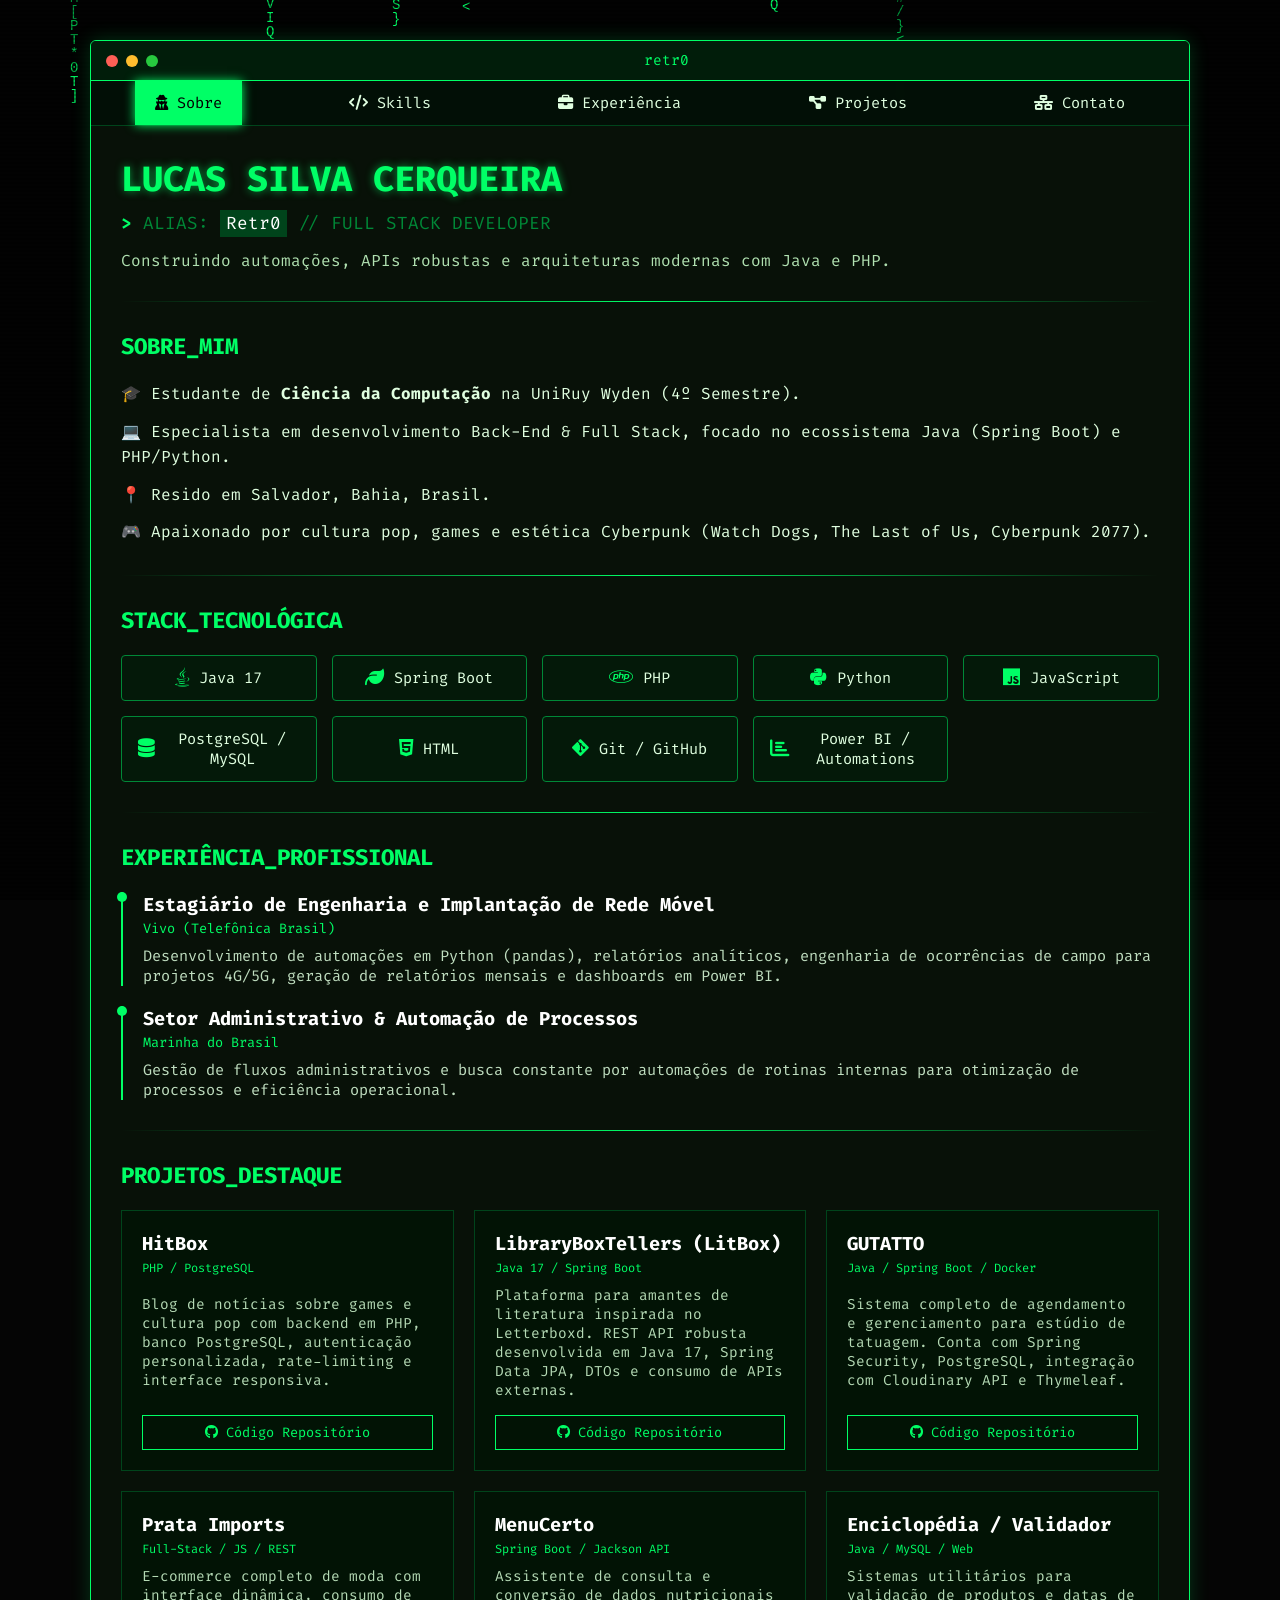
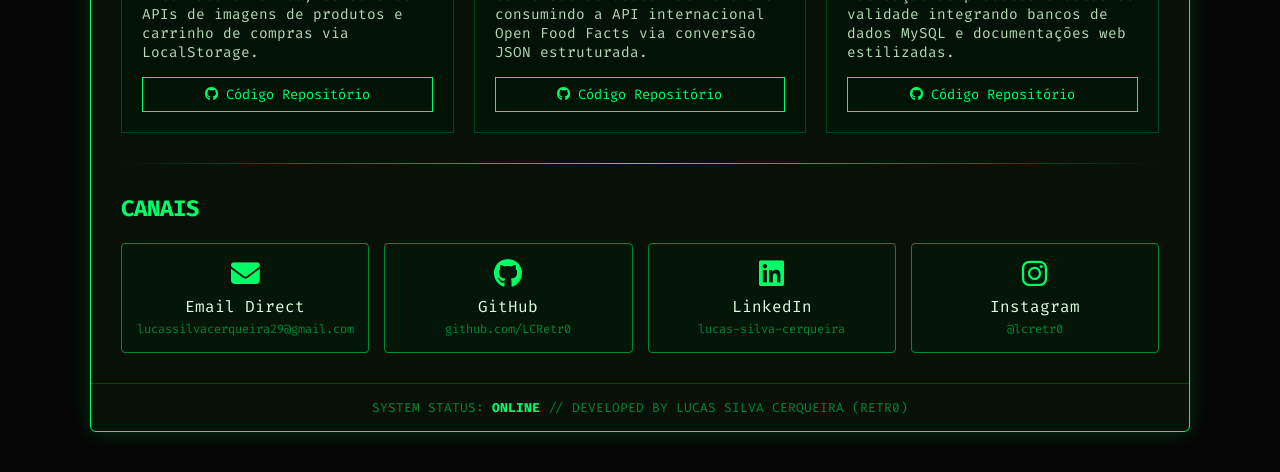
<file: index.html>
<!DOCTYPE html>
<html lang="pt-br">
<head>
    <meta charset="UTF-8">
    <meta name="viewport" content="width=device-width, initial-scale=1.0">
    <title>Lucas Silva Cerqueira // Retr0</title>
    <link rel="stylesheet" href="./Css/index.css">
    <link rel="preconnect" href="https://fonts.googleapis.com">
    <link rel="preconnect" href="https://fonts.gstatic.com" crossorigin>
    <link href="https://fonts.googleapis.com/css2?family=Fira+Code:wght@300;400;500;700&family=Share+Tech+Mono&display=swap" rel="stylesheet">
    <link rel="stylesheet" href="https://cdnjs.cloudflare.com/ajax/libs/font-awesome/6.4.0/css/all.min.css">
</head>
<body>

    <canvas id="matrix"></canvas>

    <div class="crt-overlay"></div>

    <div class="terminal-container">
        
        <header class="terminal-header">
            <div class="window-controls">
                <span class="btn-dot close"></span>
                <span class="btn-dot minimize"></span>
                <span class="btn-dot maximize"></span>
            </div>
            <div class="terminal-title">retr0</div>
        </header>

        <nav class="cyber-nav">
            <a href="#about" class="nav-link active"><i class="fa-solid fa-user-secret"></i> Sobre</a>
            <a href="#skills" class="nav-link"><i class="fa-solid fa-code"></i> Skills</a>
            <a href="#experience" class="nav-link"><i class="fa-solid fa-briefcase"></i> Experiência</a>
            <a href="#projects" class="nav-link"><i class="fa-solid fa-diagram-project"></i> Projetos</a>
            <a href="#contact" class="nav-link"><i class="fa-solid fa-network-wired"></i> Contato</a>
        </nav>

        <main class="terminal-body">
            
            <section class="hero-section">
                <div class="glitch-wrapper">
                    <h1 class="glitch" data-text="LUCAS SILVA CERQUEIRA">LUCAS SILVA CERQUEIRA</h1>
                </div>
                <div class="subtitle">
                    <span class="prompt">&gt;</span> ALIAS: <span class="highlight">Retr0</span> //  FULL STACK DEVELOPER
                </div>
                <p class="tagline">Construindo automações, APIs robustas e arquiteturas modernas com Java e PHP.</p>
            </section>

            <hr class="cyber-divider">

            <section id="about" class="section-block">
                <h2 class="section-title"><span class="prompt"></span> SOBRE_MIM</h2>
                <div class="about-grid">
                    <div class="bio-card">
                        <p>🎓 Estudante de <strong>Ciência da Computação</strong> na UniRuy Wyden (4º Semestre).</p>
                        <p>💻 Especialista em desenvolvimento Back-End & Full Stack, focado no ecossistema Java (Spring Boot) e PHP/Python.</p>
                        <p>📍 Resido em Salvador, Bahia, Brasil.</p>
                        <p>🎮 Apaixonado por cultura pop, games e estética Cyberpunk (Watch Dogs, The Last of Us, Cyberpunk 2077).</p>
                    </div>
                </div>
            </section>

            <hr class="cyber-divider">

   <section id="skills" class="section-block">
    <h2 class="section-title"><span class="prompt"></span> STACK_TECNOLÓGICA</h2>
    <div class="skills-grid">
        <div class="skill-badge"><i class="fa-brands fa-java"></i> Java 17</div>
        <div class="skill-badge"><i class="fa-solid fa-leaf"></i> Spring Boot</div>
        <div class="skill-badge"><i class="fa-brands fa-php"></i> PHP</div>
        <div class="skill-badge"><i class="fa-brands fa-python"></i> Python</div>
        <div class="skill-badge"><i class="fa-brands fa-js"></i> JavaScript</div>
        <div class="skill-badge"><i class="fa-solid fa-database"></i> PostgreSQL / MySQL</div>
        <div class="skill-badge"><i class="fa-brands fa-html5"></i> HTML</div>
        <div class="skill-badge"><i class="fa-brands fa-git-alt"></i> Git / GitHub</div>
        <div class="skill-badge"><i class="fa-solid fa-chart-bar"></i> Power BI / Automations</div>
    </div>
</section>

            <hr class="cyber-divider">

            <section id="experience" class="section-block">
                <h2 class="section-title"><span class="prompt"></span> EXPERIÊNCIA_PROFISSIONAL</h2>
                <div class="timeline">
                    
                    <div class="timeline-item">
                        <div class="timeline-header">
                            <h3>Estagiário de Engenharia e Implantação de Rede Móvel</h3>
                            <span class="company">Vivo (Telefônica Brasil)</span>
                        </div>
                        <p class="timeline-desc">Desenvolvimento de automações em Python (pandas), relatórios analíticos, engenharia de ocorrências de campo para projetos 4G/5G, geração de relatórios mensais e dashboards em Power BI.</p>
                    </div>

                    <div class="timeline-item">
                        <div class="timeline-header">
                            <h3>Setor Administrativo & Automação de Processos</h3>
                            <span class="company">Marinha do Brasil</span>
                        </div>
                        <p class="timeline-desc">Gestão de fluxos administrativos e busca constante por automações de rotinas internas para otimização de processos e eficiência operacional.</p>
                    </div>

                </div>
            </section>

            <hr class="cyber-divider">

            <section id="projects" class="section-block">
                <h2 class="section-title"><span class="prompt"></span> PROJETOS_DESTAQUE</h2>
                <div class="projects-grid">
                    
                    <div class="project-card">
                        <div class="card-header">
                            <h3>HitBox</h3>
                            <span class="tech-tag">PHP / PostgreSQL</span>
                        </div>
                        <p>Blog de notícias sobre games e cultura pop com backend em PHP, banco PostgreSQL, autenticação personalizada, rate-limiting e interface responsiva.</p>
                        <a href="https://github.com/LCRetr0" target="_blank" class="btn-code"><i class="fa-brands fa-github"></i> Código Repositório</a>
                    </div>

                    <div class="project-card">
                        <div class="card-header">
                            <h3>LibraryBoxTellers (LitBox)</h3>
                            <span class="tech-tag">Java 17 / Spring Boot</span>
                        </div>
                        <p>Plataforma para amantes de literatura inspirada no Letterboxd. REST API robusta desenvolvida em Java 17, Spring Data JPA, DTOs e consumo de APIs externas.</p>
                        <a href="https://github.com/LCRetr0/LibraryBoxTellers" target="_blank" class="btn-code"><i class="fa-brands fa-github"></i> Código Repositório</a>
                    </div>

                    <div class="project-card">
                        <div class="card-header">
                            <h3>GUTATTO</h3>
                            <span class="tech-tag">Java / Spring Boot / Docker</span>
                        </div>
                        <p>Sistema completo de agendamento e gerenciamento para estúdio de tatuagem. Conta com Spring Security, PostgreSQL, integração com Cloudinary API e Thymeleaf.</p>
                        <a href="https://github.com/LCRetr0/GustavoTATTOO" target="_blank" class="btn-code"><i class="fa-brands fa-github"></i> Código Repositório</a>
                    </div>

                    <div class="project-card">
                        <div class="card-header">
                            <h3>Prata Imports</h3>
                            <span class="tech-tag">Full-Stack / JS / REST</span>
                        </div>
                        <p>E-commerce completo de moda com interface dinâmica, consumo de APIs de imagens de produtos e carrinho de compras via LocalStorage.</p>
                        <a href="https://github.com/LCRetr0" target="_blank" class="btn-code"><i class="fa-brands fa-github"></i> Código Repositório</a>
                    </div>

                    <div class="project-card">
                        <div class="card-header">
                            <h3>MenuCerto</h3>
                            <span class="tech-tag">Spring Boot / Jackson API</span>
                        </div>
                        <p>Assistente de consulta e conversão de dados nutricionais consumindo a API internacional Open Food Facts via conversão JSON estruturada.</p>
                        <a href="https://github.com/LCRetr0/Menu_Certo" target="_blank" class="btn-code"><i class="fa-brands fa-github"></i> Código Repositório</a>
                    </div>

                    <div class="project-card">
                        <div class="card-header">
                            <h3>Enciclopédia / Validador</h3>
                            <span class="tech-tag">Java / MySQL / Web</span>
                        </div>
                        <p>Sistemas utilitários para validação de produtos e datas de validade integrando bancos de dados MySQL e documentações web estilizadas.</p>
                        <a href="https://github.com/LCRetr0" target="_blank" class="btn-code"><i class="fa-brands fa-github"></i> Código Repositório</a>
                    </div>

                </div>
            </section>

            <hr class="cyber-divider">

            <section id="contact" class="section-block">
                <h2 class="section-title"><span class="prompt"></span>CANAIS</h2>
                <div class="contact-links-grid">
                    <a href="mailto:lucassilvacerqueira29@gmail.com" class="contact-btn">
                        <i class="fa-solid fa-envelope"></i>
                        <span>Email Direct</span>
                        <small>lucassilvacerqueira29@gmail.com</small>
                    </a>
                    <a href="https://github.com/LCRetr0" target="_blank" class="contact-btn">
                        <i class="fa-brands fa-github"></i>
                        <span>GitHub</span>
                        <small>github.com/LCRetr0</small>
                    </a>
                    <a href="https://www.linkedin.com/in/lucas-silva-cerqueira-0b6b55268" target="_blank" class="contact-btn">
                        <i class="fa-brands fa-linkedin"></i>
                        <span>LinkedIn</span>
                        <small>lucas-silva-cerqueira</small>
                    </a>
                    <a href="https://instagram.com/lcretr0" target="_blank" class="contact-btn">
                        <i class="fa-brands fa-instagram"></i>
                        <span>Instagram</span>
                        <small>@lcretr0</small>
                    </a>
                </div>
            </section>

        </main>

        <footer class="terminal-footer">
            <p>SYSTEM STATUS: <span class="status-online">ONLINE</span> // DEVELOPED BY LUCAS SILVA CERQUEIRA (RETR0)</p>
        </footer>
    </div>

    <script src="Js\scriptindex.js"></script>
</body>
</html>
</file>
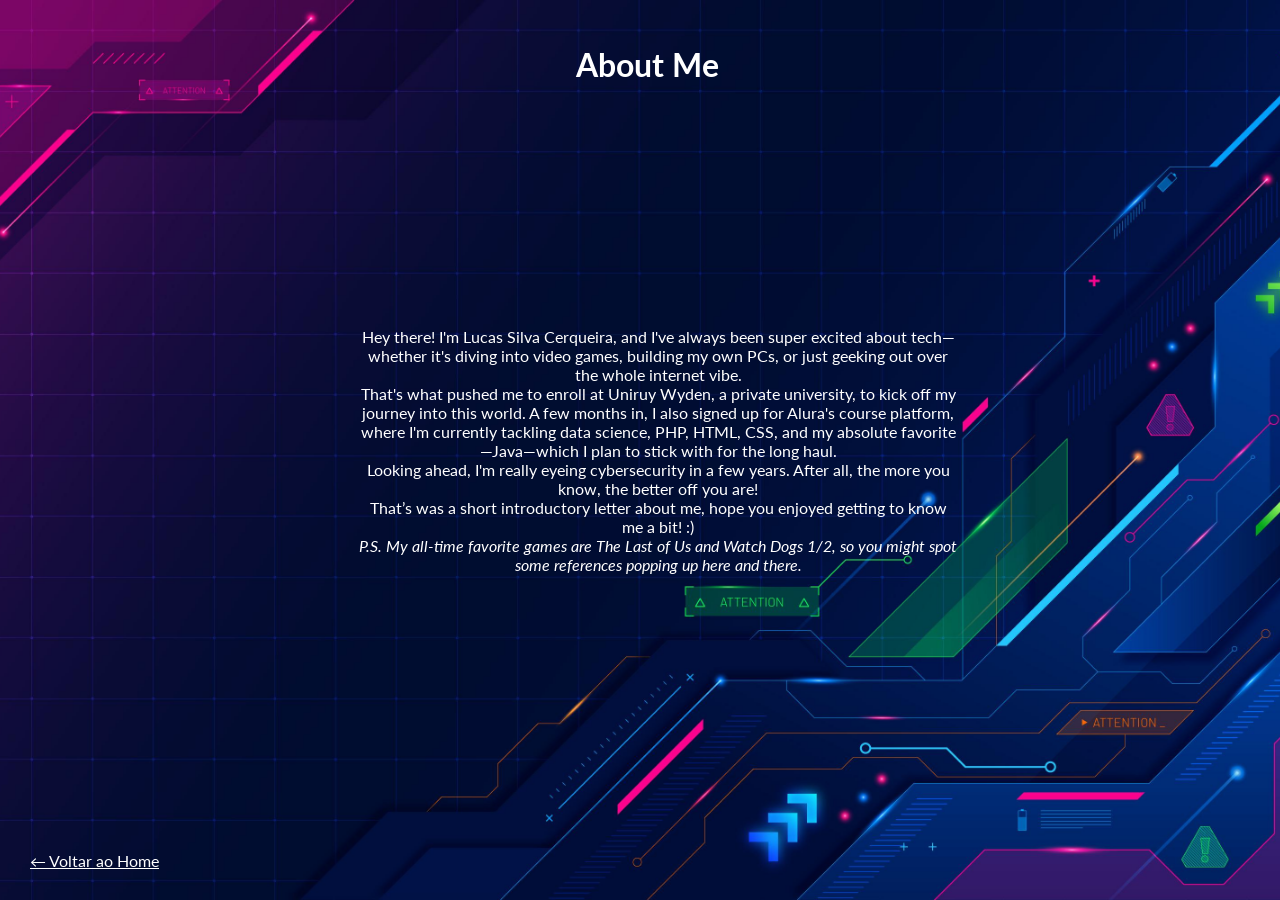
<file: Sobre-mim.html>
<!DOCTYPE html>
<html lang="pt-br">
<head>
    <meta charset="UTF-8">
    <meta name="viewport" content="width=device-width, initial-scale=1.0">
    <title>Retr0</title>
    <link rel="stylesheet" href="./css/Sobre-mim.css">
    <link rel="icon" href="./css/Logo.png">
</head>

<body>
    <div class="Titulo">
    <h1>About Me</h1>
    </div>
    <main>
        <div class = "apresentacao">
           <p>Hey there! I'm Lucas Silva Cerqueira, and I've always been super excited about tech—whether it's diving into video games, building my own PCs, or just geeking out over the whole internet vibe.</p>
    
    <p>That's what pushed me to enroll at Uniruy Wyden, a private university, to kick off my journey into this world. A few months in, I also signed up for Alura's course platform, where I'm currently tackling data science, PHP, HTML, CSS, and my absolute favorite—Java—which I plan to stick with for the long haul.</p>
    
    <p>Looking ahead, I'm really eyeing cybersecurity in a few years. After all, the more you know, the better off you are!</p>
    
    <p>That’s was a short introductory letter about me, hope you enjoyed getting to know me a bit! :)</p>
    
    <p><em>P.S. My all-time favorite games are The Last of Us and Watch Dogs 1/2, so you might spot some references popping up here and there.</em></p>
        </div>
    </main>

    
        <nav class="navegacao">
            <a href="index.html" class="btn-voltar">
                ← Voltar ao Home
            </a>

</body>
</file>
<file: Css/index.css>
:root {
    --bg-color: #050505;
    --card-bg: rgba(10, 20, 10, 0.85);
    --border-color: #00ff66;
    --main-green: #00ff66;
    --dark-green: #00441b;
    --dim-green: #008837;
    --text-color: #e0ffe0;
    --font-mono: 'Fira Code', 'Share Tech Mono', monospace;
}

* {
    box-sizing: border-box;
    margin: 0;
    padding: 0;
}

body {
    background-color: var(--bg-color);
    color: var(--text-color);
    font-family: var(--font-mono);
    overflow-x: hidden;
    min-height: 100vh;
}

/* Background Canvas Matrix */
#matrix {
    position: fixed;
    top: 0;
    left: 0;
    width: 100vw;
    height: 100vh;
    z-index: 1;
}

/* CRT Lines Effect Overlay */
.crt-overlay {
    position: fixed;
    top: 0;
    left: 0;
    width: 100vw;
    height: 100vh;
    background: linear-gradient(
        rgba(18, 16, 16, 0) 50%, 
        rgba(0, 0, 0, 0.25) 50%
    );
    background-size: 100% 4px;
    z-index: 2;
    pointer-events: none;
}

/* Container do Terminal */
.terminal-container {
    position: relative;
    z-index: 3;
    max-width: 1100px;
    margin: 40px auto;
    background: var(--card-bg);
    border: 1px solid var(--main-green);
    box-shadow: 0 0 20px rgba(0, 255, 102, 0.2);
    border-radius: 6px;
    backdrop-filter: blur(4px);
}

.terminal-header {
    background: rgba(0, 30, 10, 0.9);
    padding: 10px 15px;
    border-bottom: 1px solid var(--main-green);
    display: flex;
    align-items: center;
    border-top-left-radius: 5px;
    border-top-right-radius: 5px;
}

.window-controls {
    display: flex;
    gap: 8px;
}

.btn-dot {
    width: 12px;
    height: 12px;
    border-radius: 50%;
    display: inline-block;
}
.btn-dot.close { background: #ff5f56; }
.btn-dot.minimize { background: #ffbd2e; }
.btn-dot.maximize { background: #27c93f; }

.terminal-title {
    margin-left: auto;
    margin-right: auto;
    font-size: 0.9rem;
    color: var(--main-green);
}

/* Navegação */
.cyber-nav {
    display: flex;
    flex-wrap: wrap;
    justify-content: space-around;
    border-bottom: 1px solid var(--dark-green);
    background: rgba(0, 15, 5, 0.8);
}

.nav-link {
    color: var(--text-color);
    text-decoration: none;
    padding: 12px 20px;
    font-size: 0.95rem;
    transition: all 0.3s;
}

.nav-link:hover, .nav-link.active {
    color: #000;
    background: var(--main-green);
    box-shadow: 0 0 10px var(--main-green);
}

.terminal-body {
    padding: 30px;
}

/* Glitch Hero */
.hero-section {
    margin-bottom: 25px;
}

.glitch-wrapper {
    position: relative;
}

.glitch {
    font-size: 2.2rem;
    font-weight: 700;
    color: var(--main-green);
    text-shadow: 0 0 8px rgba(0, 255, 102, 0.6);
}

.subtitle {
    font-size: 1.1rem;
    margin-top: 10px;
    color: var(--dim-green);
}

.highlight {
    color: #fff;
    background: var(--dark-green);
    padding: 2px 6px;
}

.prompt {
    color: var(--main-green);
    font-weight: bold;
}

.tagline {
    margin-top: 15px;
    color: #b0e0b0;
}

.cyber-divider {
    border: 0;
    height: 1px;
    background: linear-gradient(90deg, transparent, var(--main-green), transparent);
    margin: 30px 0;
}

/* Seções */
.section-title {
    color: var(--main-green);
    font-size: 1.4rem;
    margin-bottom: 20px;
}

.about-grid .bio-card p {
    margin-bottom: 12px;
    line-height: 1.6;
}

/* Skills */
/* Grid da Stack Tecnológica */
.skills-grid {
    display: grid;
    grid-template-columns: repeat(auto-fill, minmax(180px, 1fr));
    gap: 15px;
    margin-top: 15px;
}

/* Estilização individual dos Badges */
.skill-badge {
    border: 1px solid var(--dim-green, #008837);
    background: rgba(0, 35, 10, 0.5);
    color: var(--text-color, #e0ffe0);
    padding: 12px 16px;
    text-align: center;
    border-radius: 4px;
    font-size: 0.95rem;
    display: flex;
    align-items: center;
    justify-content: center;
    gap: 10px;
    transition: all 0.3s ease;
}

.skill-badge i {
    font-size: 1.2rem;
    color: var(--main-green, #00ff66);
}

/* Efeito Hover Hacker / Neon */
.skill-badge:hover {
    border-color: var(--main-green, #00ff66);
    background: rgba(0, 50, 15, 0.8);
    box-shadow: 0 0 12px rgba(0, 255, 102, 0.3);
    transform: translateY(-3px);
}

/* Linha do Tempo */
.timeline-item {
    border-left: 2px solid var(--main-green);
    padding-left: 20px;
    margin-bottom: 20px;
    position: relative;
}

.timeline-item::before {
    content: '';
    position: absolute;
    left: -6px;
    top: 0;
    width: 10px;
    height: 10px;
    background: var(--main-green);
    border-radius: 50%;
}

.timeline-header h3 {
    color: #fff;
}

.timeline-header .company {
    color: var(--main-green);
    font-size: 0.85rem;
}

.timeline-desc {
    margin-top: 8px;
    font-size: 0.95rem;
    color: #c0dec0;
}

/* Grid Projetos */
.projects-grid {
    display: grid;
    grid-template-columns: repeat(auto-fill, minmax(300px, 1fr));
    gap: 20px;
}

.project-card {
    border: 1px solid var(--dark-green);
    background: rgba(0, 20, 5, 0.7);
    padding: 20px;
    display: flex;
    flex-direction: column;
    justify-content: space-between;
    transition: 0.3s;
}

.project-card:hover {
    border-color: var(--main-green);
    box-shadow: 0 0 12px rgba(0, 255, 102, 0.2);
}

.card-header h3 {
    color: #fff;
}

.tech-tag {
    display: inline-block;
    font-size: 0.75rem;
    color: var(--main-green);
    margin-bottom: 10px;
}

.project-card p {
    font-size: 0.9rem;
    margin-bottom: 15px;
    color: #b5dab5;
}

.btn-code {
    color: var(--main-green);
    text-decoration: none;
    font-size: 0.85rem;
    border: 1px solid var(--main-green);
    padding: 8px;
    text-align: center;
    transition: 0.3s;
}

.btn-code:hover {
    background: var(--main-green);
    color: #000;
}

/* Botões de Contato */
.contact-links-grid {
    display: grid;
    grid-template-columns: repeat(auto-fill, minmax(220px, 1fr));
    gap: 15px;
}

.contact-btn {
    border: 1px solid var(--dim-green);
    background: rgba(0, 25, 8, 0.6);
    padding: 15px;
    text-decoration: none;
    color: var(--text-color);
    display: flex;
    flex-direction: column;
    align-items: center;
    border-radius: 4px;
    transition: 0.3s;
}

.contact-btn i {
    font-size: 1.8rem;
    color: var(--main-green);
    margin-bottom: 8px;
}

.contact-btn small {
    font-size: 0.75rem;
    color: var(--dim-green);
    margin-top: 4px;
}

.contact-btn:hover {
    border-color: var(--main-green);
    background: rgba(0, 45, 15, 0.8);
    box-shadow: 0 0 10px rgba(0, 255, 102, 0.3);
}

/* Rodapé */
.terminal-footer {
    border-top: 1px solid var(--dark-green);
    padding: 15px;
    text-align: center;
    font-size: 0.8rem;
    color: var(--dim-green);
}

.status-online {
    color: var(--main-green);
    font-weight: bold;
}

@media (max-width: 768px) {
    .terminal-container {
        margin: 10px;
    }
    .glitch {
        font-size: 1.6rem;
    }
    .projects-grid {
        grid-template-columns: 1fr;
    }
}
</file>
<file: css/Sobre-mim.css>
@import url('https://fonts.googleapis.com/css2?family=Lato:ital,wght@0,100;0,300;0,400;0,700;0,900;1,100;1,300;1,400;1,700;1,900&display=swap');


:root{
    --padrao-textual:rgb(255,255,255);
    --padrao-fundo:rgb(0,0,0);
}

* {
    margin: 0;
    padding: 0;
    box-sizing: border-box;
    font-family: "Lato", sans-serif;
    
}
html, body {
    height: 100vh;
    overflow: hidden;
   background-color: var(--padrao-fundo);
    position:relative;
   
}
body{
    background-image: url("S-MFUNDO.jpg");
    background-size: cover;
     background-repeat: no-repeat;
     background-position: center;
     background-attachment: fixed; 
     background-color: var(--padrao-fundo);
     position:relative;
     
 
}
.Titulo{
     height: 100vh;
    position: fixed;
    align-items: center;
    justify-content: center;
    top: 5%;
    left: 45%;
    right: 0%;
    bottom:0%;
    font-size: 100%;
    max-width: 600px;
    color: var(--padrao-textual);
    pointer-events: none;
}
.apresentacao{
    height: 100vh;
    position: relative;
    display:flex;
    align-items: center;
   top: 50%;
   left:28%;
   flex-direction: column;
    text-align: center;
    justify-content: center;
    font-size: 100%;
    max-width: 600px;
    color: var(--padrao-textual);
    pointer-events: none;
    z-index: 10;
}
.navegacao{
    
     position: fixed;     
    bottom: 30px;      
    left: 30px;         
    z-index: 30;      

}
.btn-voltar{
    color: var(--padrao-textual);
}
</file>
